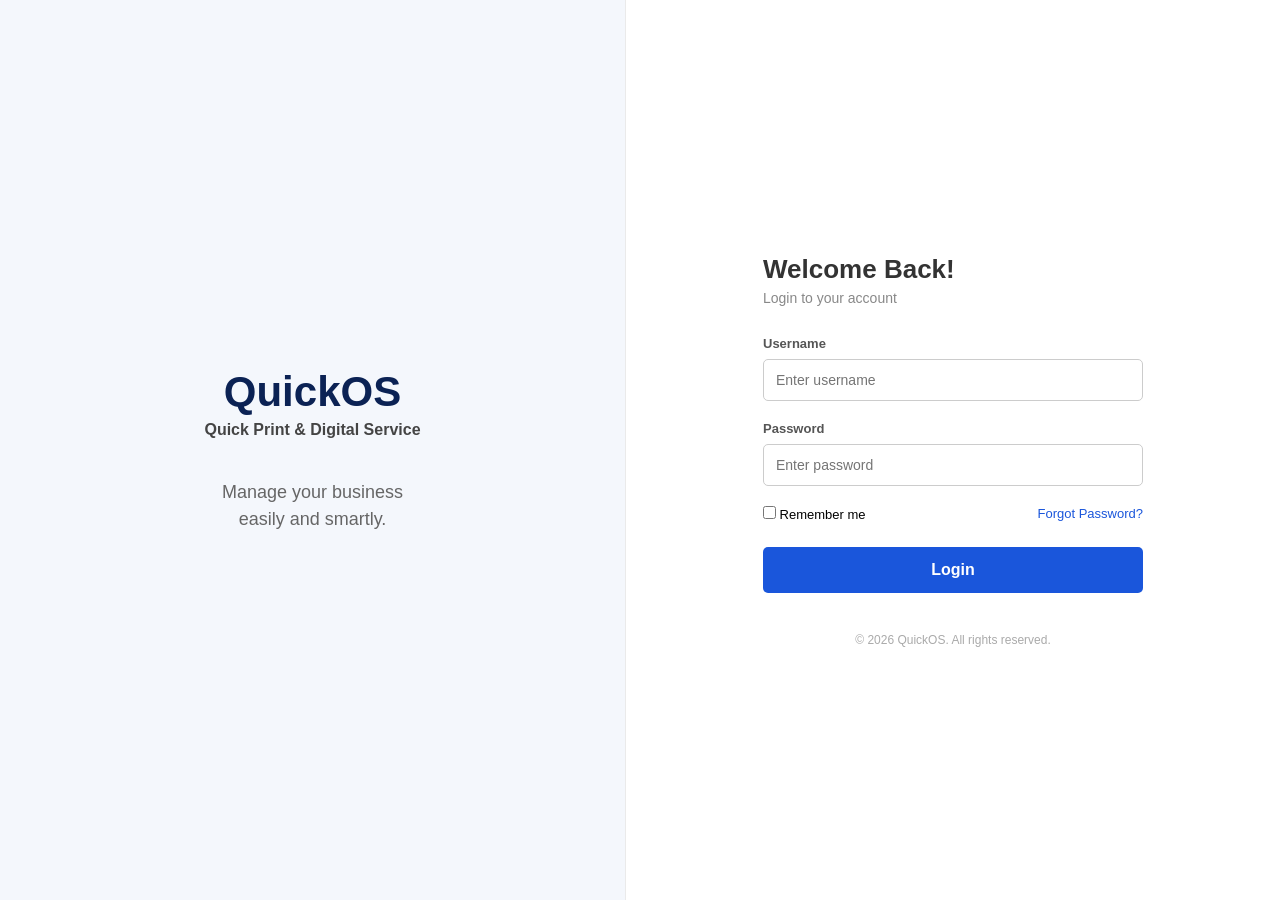
<file: index.html>
<!DOCTYPE html>
<html lang="en">
<head>
    <meta charset="UTF-8">
    <meta name="viewport" content="width=device-width, initial-scale=1.0">
    <title>QuickOS - Login</title>
    <!-- અહીં આપણે CSS ફાઈલને જોડી છે -->
    <link rel="stylesheet" href="style.css">
</head>
<body>

    <!-- ડાબી બાજુનો ભાગ -->
    <div class="left-panel">
        <h1>QuickOS</h1>
        <p class="subtitle">Quick Print & Digital Service</p>
        <p class="tagline">Manage your business<br>easily and smartly.</p>
    </div>

    <!-- જમણી બાજુનો ભાગ (લોગિન ફોર્મ) -->
    <div class="right-panel">
        <div class="login-box">
            <h2>Welcome Back!</h2>
            <p class="login-desc">Login to your account</p>
            
            <form id="loginForm">
                <div class="input-group">
                    <label>Username</label>
                    <input type="text" id="username" placeholder="Enter username" required>
                </div>
                
                <div class="input-group">
                    <label>Password</label>
                    <input type="password" id="password" placeholder="Enter password" required>
                </div>
                
                <div class="options">
                    <label><input type="checkbox"> Remember me</label>
                    <a href="#">Forgot Password?</a>
                </div>

              <button type="button" class="login-btn">Login</button>
            </form>
            
            <p class="copyright">© 2026 QuickOS. All rights reserved.</p>
        </div>
    </div>

    <!-- અહીં આપણે JavaScript ફાઈલને જોડી છે -->
        <script>
        document.querySelector(".login-btn").onclick = function() {
            let user = document.getElementById("username").value;
            let pass = document.getElementById("password").value;

            // જો પાસવર્ડ સાચો હશે, તો સીધું ડેશબોર્ડ ખુલશે
            if(user === "admin" && pass === "1234") {
                window.location.href = "dashboard.html"; 
            } else {
                alert("યુઝરનેમ અથવા પાસવર્ડ ખોટો છે! મહેરબાની કરીને ફરીથી પ્રયત્ન કરો.");
            }
        };
    </script>
</body>
</html>

</body>
</html>
</file>
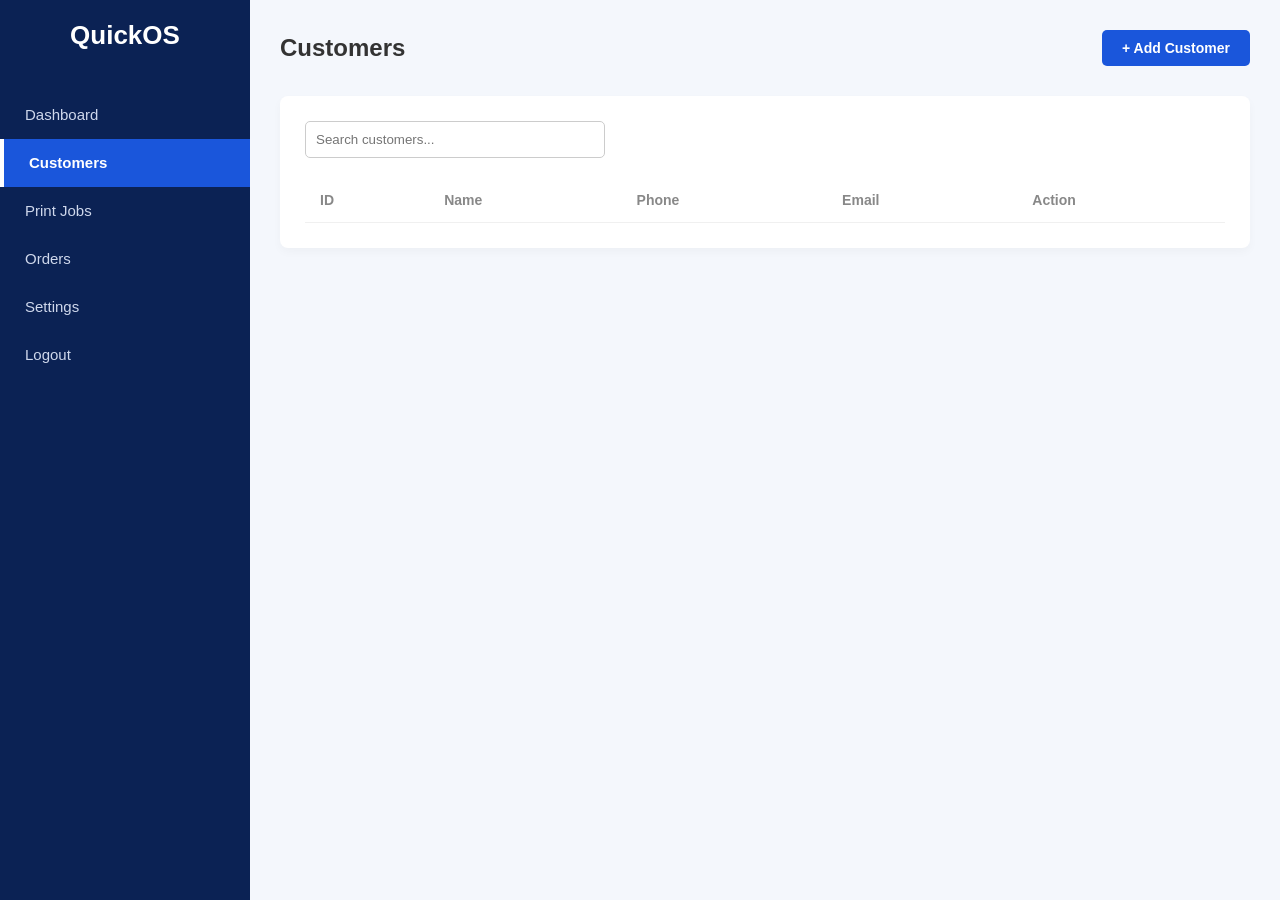
<file: customers.html>
<!DOCTYPE html>
<html lang="en">
<head>
    <meta charset="UTF-8">
    <meta name="viewport" content="width=device-width, initial-scale=1.0">
    <title>QuickOS - Customers</title>
    <link rel="stylesheet" href="style.css">
</head>
<body class="dashboard-body">
    <script>if(localStorage.getItem("quickos_dark_mode") === "true") document.body.classList.add("dark-mode");</script>

    <!-- ડાબી બાજુનું મેનુ -->
    <div class="sidebar">
        <div class="logo">QuickOS</div>
        <ul class="nav-links">
            <li><a href="dashboard.html">Dashboard</a></li>
            <li class="active"><a href="customers.html">Customers</a></li>
            <li><a href="print-jobs.html">Print Jobs</a></li>
            <li><a href="orders.html">Orders</a></li>
            <li><a href="settings.html">Settings</a></li>
            <li><a href="index.html">Logout</a></li>
        </ul>
    </div>

    <!-- જમણી બાજુનો મેઈન ભાગ -->
    <div class="main-content">
        <div class="header">
            <h2>Customers</h2>
            <button class="add-btn" id="openModalBtn">+ Add Customer</button>
        </div>

        <div class="recent-orders">
            <div style="margin-bottom: 20px;">
                <input type="text" placeholder="Search customers..." style="padding: 10px; width: 300px; border: 1px solid #ccc; border-radius: 5px; outline: none;">
            </div>
            <table class="order-table">
                <thead>
                    <tr>
                        <th>ID</th>
                        <th>Name</th>
                        <th>Phone</th>
                        <th>Email</th>
                        <th>Action</th>
                    </tr>
                </thead>
                <!-- અહીં આપણે નવો id આપ્યો છે, જેથી જાવાસ્ક્રિપ્ટ ડેટા અહીં મૂકી શકે -->
                <tbody id="customerTableBody">
                    <!-- નવો ડેટા જાવાસ્ક્રિપ્ટ દ્વારા અહીં આપોઆપ આવશે -->
                </tbody>
            </table>
        </div>
    </div>

    <!-- Add Customer Modal (પોપ-અપ ફોર્મ) -->
    <div id="addCustomerModal" class="modal">
        <div class="modal-content">
            <span class="close-btn">&times;</span>
            <h3 style="margin-bottom: 20px;">Add New Customer</h3>
            <form>
                <div class="input-group">
                    <label>Customer Name</label>
                    <input type="text" id="custName" placeholder="Enter full name" style="width: 100%; padding: 10px; border: 1px solid #ccc; border-radius: 5px; margin-bottom: 15px; outline: none;">
                </div>
                <div class="input-group">
                    <label>Mobile Number</label>
                    <input type="text" id="custPhone" placeholder="Enter mobile number" style="width: 100%; padding: 10px; border: 1px solid #ccc; border-radius: 5px; margin-bottom: 15px; outline: none;">
                </div>
                <div class="input-group">
                    <label>Email Address</label>
                    <input type="email" id="custEmail" placeholder="Enter email" style="width: 100%; padding: 10px; border: 1px solid #ccc; border-radius: 5px; margin-bottom: 20px; outline: none;">
                </div>
                <button type="button" class="add-btn" id="saveCustomerBtn" style="width: 100%;">Save Customer</button>
            </form>
        </div>
    </div>

    <!-- પોપ-અપ અને ડેટા સેવ કરવાની સ્ક્રિપ્ટ (મગજ) -->
    <script>
        var modal = document.getElementById("addCustomerModal");
        var btn = document.getElementById("openModalBtn");
        var span = document.getElementsByClassName("close-btn")[0];

        // મોડલ ખોલવા/બંધ કરવા માટે
        btn.onclick = function() { modal.style.display = "flex"; }
        span.onclick = function() { modal.style.display = "none"; }

        // --- Local Storage જાદુ અહીંથી શરૂ થાય છે ---
        
        // ૧. ડેટાબેઝમાંથી જૂના ગ્રાહકો શોધો (જો હોય તો)
        let customers = JSON.parse(localStorage.getItem("quickos_customers")) || [];

        // ૨. ટેબલમાં ગ્રાહકોને બતાવવા માટેનું ફંક્શન
        function displayCustomers() {
            let tbody = document.getElementById("customerTableBody");
            tbody.innerHTML = ""; // પહેલા જૂનું સાફ કરો
            
            customers.forEach((cust, index) => {
                let row = `<tr>
                    <td>CUST-${1001 + index}</td>
                    <td>${cust.name}</td>
                    <td>${cust.phone}</td>
                    <td>${cust.email}</td>
                    <td>
                        <button class="action-btn delete" onclick="deleteCustomer(${index})">Delete</button>
                    </td>
                </tr>`;
                tbody.innerHTML += row; // નવો ડેટા ઉમેરો
            });
        }

        // ૩. Save બટન દબાવવા પર નવો ગ્રાહક સેવ કરવાનું ફંક્શન
        document.getElementById("saveCustomerBtn").onclick = function() {
            let name = document.getElementById("custName").value;
            let phone = document.getElementById("custPhone").value;
            let email = document.getElementById("custEmail").value;

            if(name === "" || phone === "") {
                alert("Please enter Name and Phone!"); // ચેતવણી આપો
                return;
            }

            // ગ્રાહકને લિસ્ટમાં ઉમેરો
            customers.push({name: name, phone: phone, email: email});
            
            // બ્રાઉઝરની મેમરીમાં કાયમ માટે સેવ કરો
            localStorage.setItem("quickos_customers", JSON.stringify(customers));
            
            // ફોર્મ ખાલી કરો અને પોપ-અપ બંધ કરો
            document.getElementById("custName").value = "";
            document.getElementById("custPhone").value = "";
            document.getElementById("custEmail").value = "";
            modal.style.display = "none";
            
            displayCustomers(); // ટેબલ અપડેટ કરો
        };

        // ૪. Delete બટન દબાવવા પર ગ્રાહકને કાઢવાનું ફંક્શન
        function deleteCustomer(index) {
            customers.splice(index, 1);
            localStorage.setItem("quickos_customers", JSON.stringify(customers));
            displayCustomers();
        }

        // પેજ ખુલે ત્યારે તરત જ ડેટા બતાવો
        displayCustomers();
    </script>
</body>
</html>
</file>
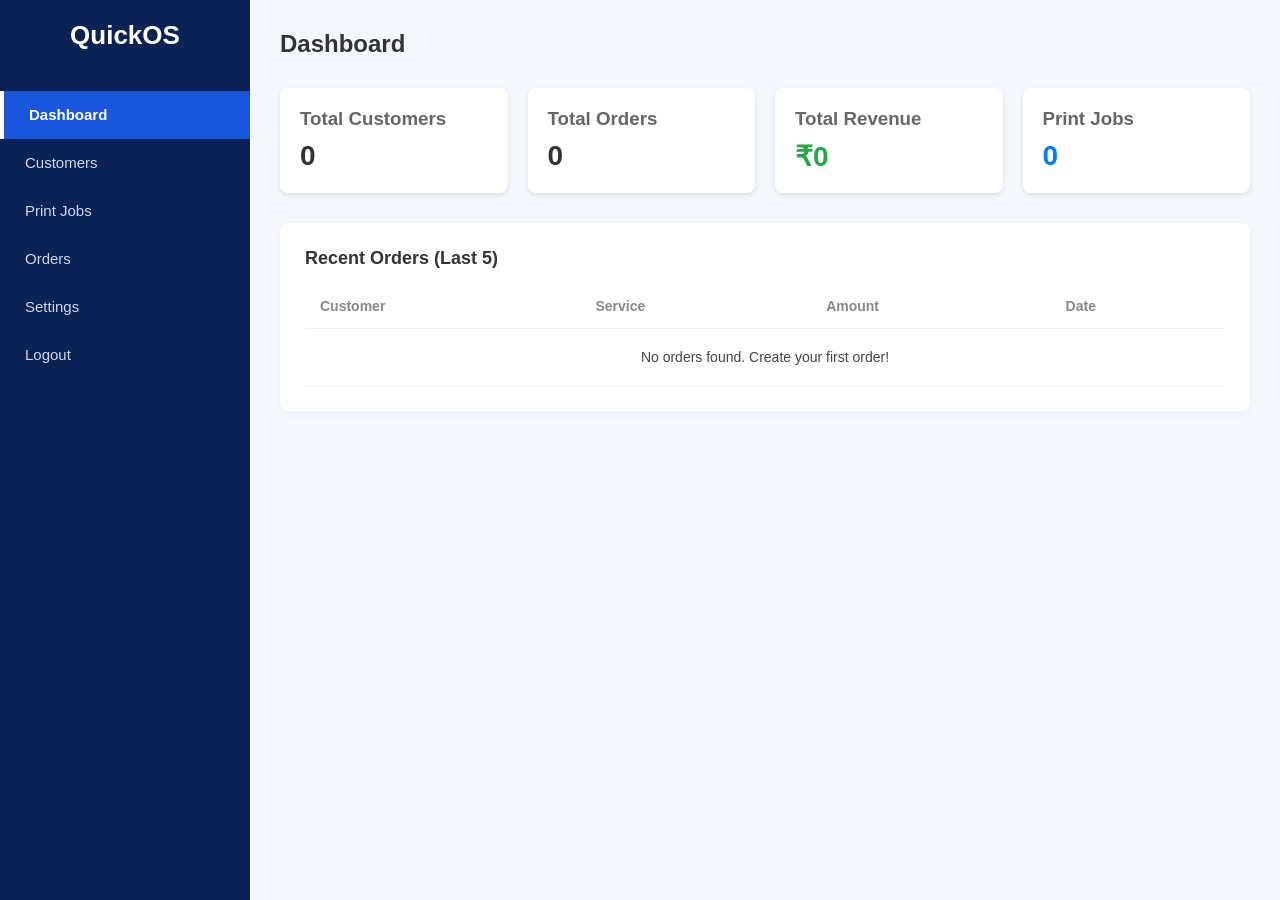
<file: dashboard.html>
<!DOCTYPE html>
<html lang="en">
<head>
    <meta charset="UTF-8">
    <meta name="viewport" content="width=device-width, initial-scale=1.0">
    <title>QuickOS - Dashboard</title>
    <link rel="stylesheet" href="style.css">
</head>
<body class="dashboard-body">
    <script>if(localStorage.getItem("quickos_dark_mode") === "true") document.body.classList.add("dark-mode");</script>

    <!-- ડાબી બાજુનું મેનુ -->
    <div class="sidebar">
        <div class="logo">QuickOS</div>
        <ul class="nav-links">
            <li class="active"><a href="dashboard.html">Dashboard</a></li>
            <li><a href="customers.html">Customers</a></li>
            <li><a href="print-jobs.html">Print Jobs</a></li>
            <li><a href="orders.html">Orders</a></li>
            <li><a href="settings.html">Settings</a></li>
            <li><a href="index.html">Logout</a></li>
        </ul>
    </div>

    <!-- જમણી બાજુનો મેઈન ભાગ -->
    <div class="main-content">
        <div class="header">
            <h2>Dashboard</h2>
        </div>

        <!-- સ્માર્ટ આંકડાઓ (Live Stats) -->
        <div style="display: flex; gap: 20px; margin-bottom: 30px;">
            <div style="background: white; padding: 20px; border-radius: 8px; flex: 1; box-shadow: 0 2px 5px rgba(0,0,0,0.1);">
                <h3 style="color: #666; margin-bottom: 10px;">Total Customers</h3>
                <h2 id="dashTotalCustomers" style="font-size: 28px; color: #333;">0</h2>
            </div>
            <div style="background: white; padding: 20px; border-radius: 8px; flex: 1; box-shadow: 0 2px 5px rgba(0,0,0,0.1);">
                <h3 style="color: #666; margin-bottom: 10px;">Total Orders</h3>
                <h2 id="dashTotalOrders" style="font-size: 28px; color: #333;">0</h2>
            </div>
            <div style="background: white; padding: 20px; border-radius: 8px; flex: 1; box-shadow: 0 2px 5px rgba(0,0,0,0.1);">
                <h3 style="color: #666; margin-bottom: 10px;">Total Revenue</h3>
                <h2 id="dashTotalRevenue" style="font-size: 28px; color: #28a745;">₹0</h2>
            </div>
            <div style="background: white; padding: 20px; border-radius: 8px; flex: 1; box-shadow: 0 2px 5px rgba(0,0,0,0.1);">
                <h3 style="color: #666; margin-bottom: 10px;">Print Jobs</h3>
                <h2 id="dashTotalJobs" style="font-size: 28px; color: #007bff;">0</h2>
            </div>
        </div>

        <!-- તાજેતરના ઓર્ડર્સ (Recent Orders) -->
        <div class="recent-orders">
            <h3 style="margin-bottom: 15px;">Recent Orders (Last 5)</h3>
            <table class="order-table">
                <thead>
                    <tr>
                        <th>Customer</th>
                        <th>Service</th>
                        <th>Amount</th>
                        <th>Date</th>
                    </tr>
                </thead>
                <tbody id="dashRecentOrders">
                    <!-- ડેટા જાવાસ્ક્રિપ્ટથી આવશે -->
                </tbody>
            </table>
        </div>
    </div>

    <!-- ડેશબોર્ડને લાઈવ બનાવવાની સ્ક્રિપ્ટ -->
    <script>
        // ૧. ડેટાબેઝમાંથી બધો ડેટા ખેંચી લાવો
        let customers = JSON.parse(localStorage.getItem("quickos_customers")) || [];
        let orders = JSON.parse(localStorage.getItem("quickos_orders")) || [];
        let printJobs = JSON.parse(localStorage.getItem("quickos_print_jobs")) || [];

        // ૨. ગણતરી કરીને આંકડાઓને અપડેટ કરો
        document.getElementById("dashTotalCustomers").innerText = customers.length;
        document.getElementById("dashTotalOrders").innerText = orders.length;
        document.getElementById("dashTotalJobs").innerText = printJobs.length;

        // આવક (Revenue) નો સરવાળો કરો
        let totalRevenue = 0;
        orders.forEach(order => {
            totalRevenue += Number(order.amount);
        });
        document.getElementById("dashTotalRevenue").innerText = "₹" + totalRevenue;

        // ૩. તાજેતરના ૫ ઓર્ડર નીચેના ટેબલમાં બતાવો
        let tbody = document.getElementById("dashRecentOrders");
        tbody.innerHTML = ""; 
        
        // છેલ્લેથી ઓર્ડર બતાવવા માટે રિવર્સ કરીએ અને ફક્ત ૫ જ લઈએ
        let recentOrders = orders.slice().reverse().slice(0, 5);

        if(recentOrders.length === 0) {
            tbody.innerHTML = "<tr><td colspan='4' style='text-align:center; padding: 20px;'>No orders found. Create your first order!</td></tr>";
        } else {
            recentOrders.forEach((ord) => {
                let row = `<tr>
                    <td><strong>${ord.customer}</strong></td>
                    <td>${ord.service}</td>
                    <td style="color: #28a745; font-weight: bold;">₹${ord.amount}</td>
                    <td>${ord.date}</td>
                </tr>`;
                tbody.innerHTML += row; 
            });
        }
    </script>
</body>
</html>
</file>
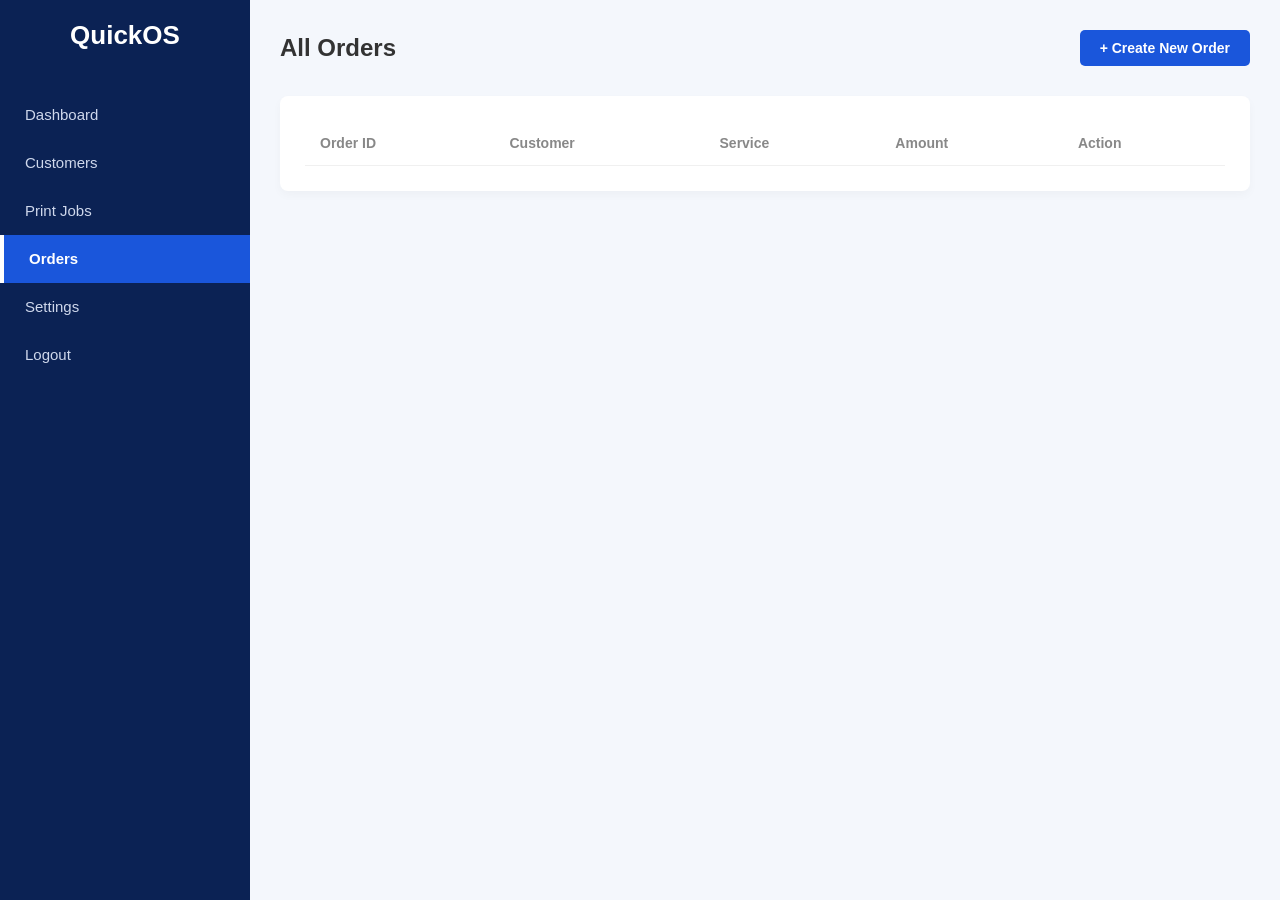
<file: orders.html>
<!DOCTYPE html>
<html lang="en">
<head>
    <meta charset="UTF-8">
    <meta name="viewport" content="width=device-width, initial-scale=1.0">
    <title>QuickOS - Orders</title>
    <link rel="stylesheet" href="style.css">
</head>
<body class="dashboard-body">
    <script>if(localStorage.getItem("quickos_dark_mode") === "true") document.body.classList.add("dark-mode");</script>

    <div class="sidebar">
        <div class="logo">QuickOS</div>
        <ul class="nav-links">
            <li><a href="dashboard.html">Dashboard</a></li>
            <li><a href="customers.html">Customers</a></li>
            <li><a href="print-jobs.html">Print Jobs</a></li>
            <li class="active"><a href="orders.html">Orders</a></li>
            <li><a href="settings.html">Settings</a></li>
            <li><a href="index.html">Logout</a></li>
        </ul>
    </div>

    <div class="main-content">
        <div class="header">
            <h2>All Orders</h2>
            <button class="add-btn" id="openOrderModalBtn">+ Create New Order</button>
        </div>

        <div class="recent-orders">
            <table class="order-table">
                <thead>
                    <tr>
                        <th>Order ID</th>
                        <th>Customer</th>
                        <th>Service</th>
                        <th>Amount</th>
                        <th>Action</th>
                    </tr>
                </thead>
                <tbody id="orderTableBody">
                </tbody>
            </table>
        </div>
    </div>

    <div id="addOrderModal" class="modal">
        <div class="modal-content">
            <span class="close-btn">&times;</span>
            <h3>Create New Order</h3>
            <form>
                <div class="input-group">
                    <label>Customer Name</label>
                    <input type="text" id="orderCustomer" style="width: 100%; padding: 10px; margin-bottom: 15px;">
                </div>
                <div class="input-group">
                    <label>Service Type</label>
                    <input type="text" id="orderService" style="width: 100%; padding: 10px; margin-bottom: 15px;">
                </div>
                <div class="input-group">
                    <label>Amount (₹)</label>
                    <input type="number" id="orderAmount" style="width: 100%; padding: 10px; margin-bottom: 20px;">
                </div>
                <button type="button" class="add-btn" id="saveOrderBtn" style="width: 100%;">Save Order</button>
            </form>
        </div>
    </div>

    <script>
        var orderModal = document.getElementById("addOrderModal");
        document.getElementById("openOrderModalBtn").onclick = function() { orderModal.style.display = "flex"; }
        document.getElementsByClassName("close-btn")[0].onclick = function() { orderModal.style.display = "none"; }

        let orders = JSON.parse(localStorage.getItem("quickos_orders")) || [];

        function displayOrders() {
            let tbody = document.getElementById("orderTableBody");
            tbody.innerHTML = ""; 
            
            orders.forEach((ord, index) => {
                let row = `<tr>
                    <td>ORD-${1001 + index}</td>
                    <td>${ord.customer}</td>
                    <td>${ord.service}</td>
                    <td>₹${ord.amount}</td>
                    <td>
                        <button class="action-btn" style="background:#007bff; color:white; margin-right:5px;" onclick="printBill('ORD-${1001+index}', '${ord.customer}', '${ord.service}', '${ord.amount}')">Print Bill</button>
                        <button class="action-btn delete" onclick="deleteOrder(${index})">Delete</button>
                    </td>
                </tr>`;
                tbody.innerHTML += row; 
            });
        }

        function printBill(id, customer, service, amount) {
            let printWindow = window.open('', '', 'height=600,width=800');
            printWindow.document.write('<h2>Visuals by Hitu</h2><p>Order ID: ' + id + '</p><p>Customer: ' + customer + '</p><p>Service: ' + service + '</p><h3>Total: Rs. ' + amount + '</h3>');
            printWindow.document.close();
            printWindow.print();
        }

        document.getElementById("saveOrderBtn").onclick = function() {
            let customer = document.getElementById("orderCustomer").value;
            let service = document.getElementById("orderService").value;
            let amount = document.getElementById("orderAmount").value;
            if(customer === "" || amount === "") return alert("Enter details!");
            
            orders.push({customer: customer, service: service, amount: amount});
            localStorage.setItem("quickos_orders", JSON.stringify(orders));
            orderModal.style.display = "none";
            displayOrders(); 
        };

        function deleteOrder(index) {
            orders.splice(index, 1);
            localStorage.setItem("quickos_orders", JSON.stringify(orders));
            displayOrders();
        }

        displayOrders();
    </script>
</body>
</html>
</file>
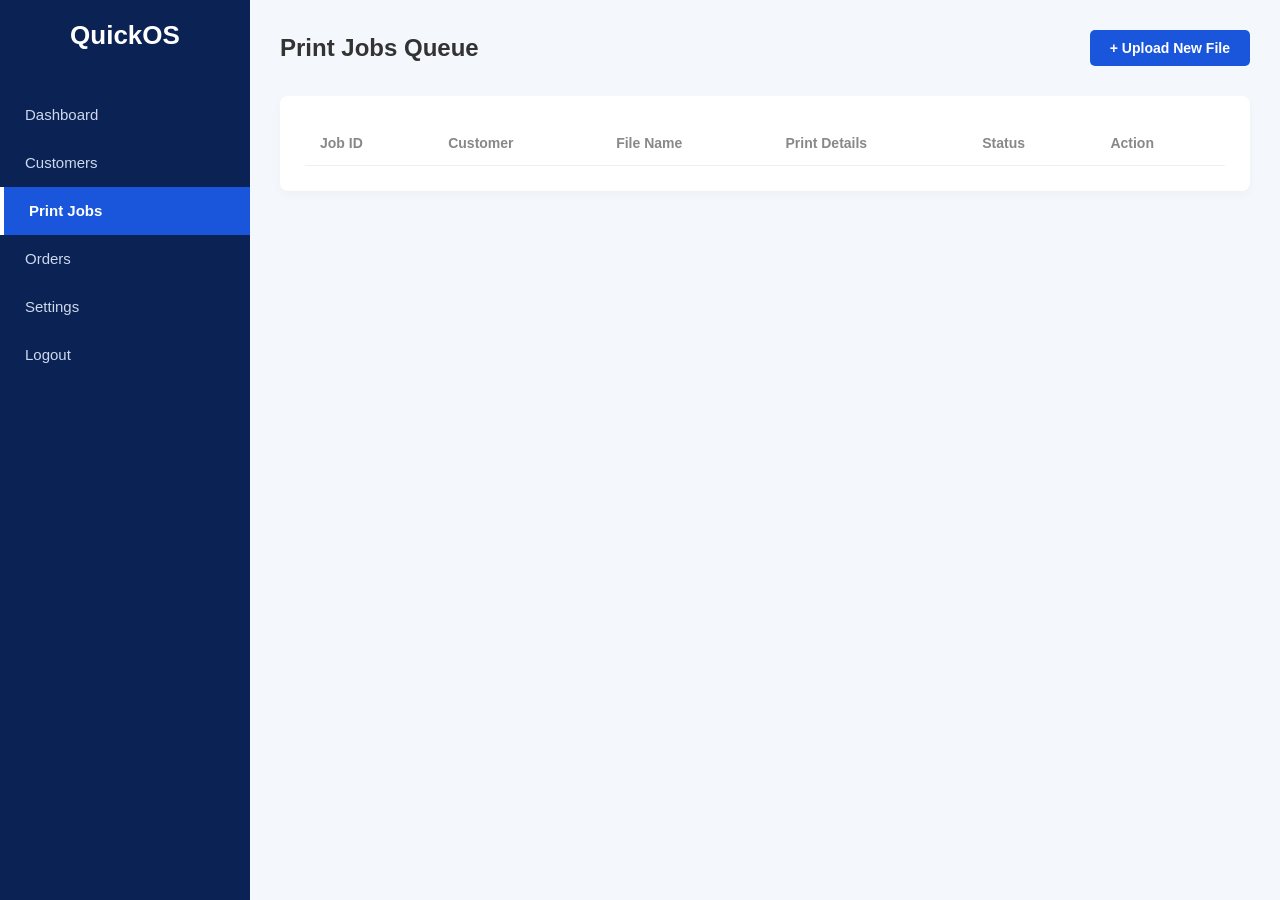
<file: print-jobs.html>
<!DOCTYPE html>
<html lang="en">
<head>
    <meta charset="UTF-8">
    <meta name="viewport" content="width=device-width, initial-scale=1.0">
    <title>QuickOS - Print Jobs</title>
    <link rel="stylesheet" href="style.css">
</head>
<body class="dashboard-body">
    <script>if(localStorage.getItem("quickos_dark_mode") === "true") document.body.classList.add("dark-mode");</script>

    <!-- ડાબી બાજુનું મેનુ -->
    <div class="sidebar">
        <div class="logo">QuickOS</div>
        <ul class="nav-links">
            <li><a href="dashboard.html">Dashboard</a></li>
            <li><a href="customers.html">Customers</a></li>
            <li class="active"><a href="print-jobs.html">Print Jobs</a></li>
            <li><a href="orders.html">Orders</a></li>
            <li><a href="settings.html">Settings</a></li>
            <li><a href="index.html">Logout</a></li>
        </ul>
    </div>

    <!-- જમણી બાજુનો મેઈન ભાગ -->
    <div class="main-content">
        <div class="header">
            <h2>Print Jobs Queue</h2>
            <button class="add-btn" id="openUploadModalBtn">+ Upload New File</button>
        </div>

        <div class="recent-orders">
            <table class="order-table">
                <thead>
                    <tr>
                        <th>Job ID</th>
                        <th>Customer</th>
                        <th>File Name</th>
                        <th>Print Details</th>
                        <th>Status</th>
                        <th>Action</th>
                    </tr>
                </thead>
                <!-- અહીં નવો ડેટા આવશે -->
                <tbody id="printJobTableBody">
                </tbody>
            </table>
        </div>
    </div>

    <!-- Upload File Modal -->
    <div id="uploadModal" class="modal">
        <div class="modal-content">
            <span class="close-btn">&times;</span>
            <h3 style="margin-bottom: 20px;">Upload File for Print</h3>
            <form>
                <div class="input-group">
                    <label>Customer Name</label>
                    <input type="text" id="printCustomer" placeholder="Enter customer name" style="width: 100%; padding: 10px; border: 1px solid #ccc; border-radius: 5px; margin-bottom: 15px; outline: none;">
                </div>
                <div class="input-group">
                    <label>Select File (PDF, JPG, PNG)</label>
                    <input type="file" id="printFile" style="width: 100%; padding: 10px; border: 1px solid #ccc; border-radius: 5px; margin-bottom: 15px; outline: none;">
                </div>
                <div class="input-group">
                    <label>Print Details (e.g. Color A4, 5 Copies)</label>
                    <input type="text" id="printDetails" placeholder="Enter print instructions" style="width: 100%; padding: 10px; border: 1px solid #ccc; border-radius: 5px; margin-bottom: 20px; outline: none;">
                </div>
                <button type="button" class="add-btn" id="savePrintJobBtn" style="width: 100%;">Add to Print Queue</button>
            </form>
        </div>
    </div>

    <!-- પ્રિન્ટ જોબ સેવ કરવાની સ્ક્રિપ્ટ (Local Storage) -->
    <script>
        var uploadModal = document.getElementById("uploadModal");
        var uploadBtn = document.getElementById("openUploadModalBtn");
        var closeUploadSpan = document.getElementsByClassName("close-btn")[0];

        uploadBtn.onclick = function() { uploadModal.style.display = "flex"; }
        closeUploadSpan.onclick = function() { uploadModal.style.display = "none"; }

        // ૧. ડેટાબેઝમાંથી જૂના પ્રિન્ટ જોબ્સ શોધો 
        let printJobs = JSON.parse(localStorage.getItem("quickos_print_jobs")) || [];

        // ૨. ટેબલમાં પ્રિન્ટ જોબ્સ બતાવવાનું ફંક્શન
        function displayPrintJobs() {
            let tbody = document.getElementById("printJobTableBody");
            tbody.innerHTML = ""; 
            
            printJobs.forEach((job, index) => {
                let row = `<tr>
                    <td>PRT-${1001 + index}</td>
                    <td>${job.customer}</td>
                    <td><strong>${job.fileName}</strong></td>
                    <td>${job.details}</td>
                    <td><span class="status pending">Waiting</span></td>
                    <td>
                        <button class="action-btn delete" onclick="deletePrintJob(${index})">Done / Remove</button>
                    </td>
                </tr>`;
                tbody.innerHTML += row; 
            });
        }

        // ૩. નવી ફાઈલ સેવ કરવાનું ફંક્શન
        document.getElementById("savePrintJobBtn").onclick = function() {
            let customer = document.getElementById("printCustomer").value;
            let fileInput = document.getElementById("printFile");
            let details = document.getElementById("printDetails").value;

            // ચેક કરો કે ગ્રાહકનું નામ અને ફાઈલ સિલેક્ટ કરી છે કે નહીં
            if(customer === "" || fileInput.files.length === 0 || details === "") {
                alert("Please fill all details and select a file!"); 
                return;
            }

            // સિલેક્ટ કરેલી ફાઈલનું અસલી નામ કાઢો
            let actualFileName = fileInput.files[0].name;

            // લિસ્ટમાં ઉમેરો
            printJobs.push({
                customer: customer, 
                fileName: actualFileName, 
                details: details
            });
            
            // બ્રાઉઝરની મેમરીમાં સેવ કરો
            localStorage.setItem("quickos_print_jobs", JSON.stringify(printJobs));
            
            // ફોર્મ ખાલી કરો
            document.getElementById("printCustomer").value = "";
            document.getElementById("printFile").value = "";
            document.getElementById("printDetails").value = "";
            uploadModal.style.display = "none";
            
            displayPrintJobs(); 
        };

        // ૪. પ્રિન્ટ જોબ કાઢવાનું ફંક્શન
        function deletePrintJob(index) {
            printJobs.splice(index, 1);
            localStorage.setItem("quickos_print_jobs", JSON.stringify(printJobs));
            displayPrintJobs();
        }

        // પેજ ખુલે એટલે પ્રિન્ટ જોબ્સ બતાવો
        displayPrintJobs();
    </script>
</body>
</html>
</file>
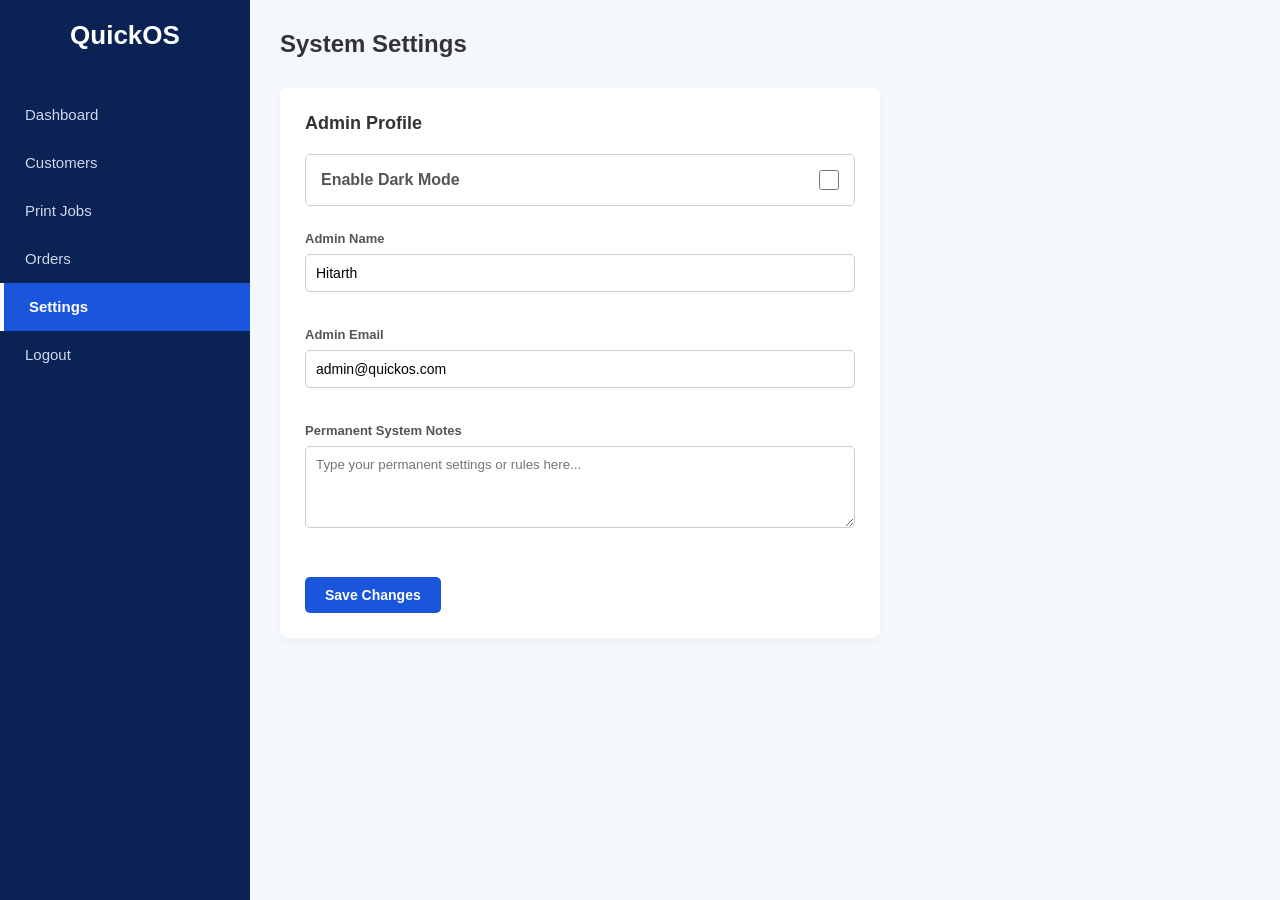
<file: settings.html>
<!DOCTYPE html>
<html lang="en">
<head>
    <meta charset="UTF-8">
    <meta name="viewport" content="width=device-width, initial-scale=1.0">
    <title>QuickOS - Settings</title>
    <link rel="stylesheet" href="style.css">
</head>
<body class="dashboard-body">

    <div class="sidebar">
        <div class="logo">QuickOS</div>
        <ul class="nav-links">
            <li><a href="dashboard.html">Dashboard</a></li>
            <li><a href="customers.html">Customers</a></li>
            <li><a href="print-jobs.html">Print Jobs</a></li>
            <li><a href="orders.html">Orders</a></li>
            <li class="active"><a href="settings.html">Settings</a></li>
            <li><a href="index.html">Logout</a></li>
        </ul>
    </div>

    <div class="main-content">
        <div class="header">
            <h2>System Settings</h2>
        </div>

        <div class="recent-orders" style="max-width: 600px;">
            <h3 style="margin-bottom: 20px;">Admin Profile</h3>
            
            <!-- ડાર્ક મોડનું નવું કાયમી બટન -->
            <div class="input-group" style="display: flex; align-items: center; justify-content: space-between; padding: 15px; border: 1px solid #ccc; border-radius: 5px; margin-bottom: 25px;">
                <label style="margin: 0; font-weight: bold; font-size: 16px;">Enable Dark Mode</label>
                <input type="checkbox" id="darkModeToggle" style="width: 20px; height: 20px; cursor: pointer;">
            </div>
            
            <form>
                <div class="input-group">
                    <label>Admin Name</label>
                    <input type="text" id="adminName" value="Hitarth" style="width: 100%; padding: 10px; border: 1px solid #ccc; border-radius: 5px; margin-bottom: 15px; outline: none;">
                </div>
                
                <div class="input-group">
                    <label>Admin Email</label>
                    <input type="email" id="adminEmail" value="admin@quickos.com" style="width: 100%; padding: 10px; border: 1px solid #ccc; border-radius: 5px; margin-bottom: 15px; outline: none;">
                </div>
                
                <div class="input-group">
                    <label>Permanent System Notes</label>
                    <textarea id="systemNotes" rows="4" style="width: 100%; padding: 10px; border: 1px solid #ccc; border-radius: 5px; margin-bottom: 25px; outline: none; font-family: inherit;" placeholder="Type your permanent settings or rules here..."></textarea>
                </div>

                <button class="add-btn" type="button" id="saveSettingsBtn">Save Changes</button>
            </form>
        </div>
    </div>

    <script>
        window.onload = function() {
            let savedNotes = localStorage.getItem("quickos_notes");
            let savedName = localStorage.getItem("quickos_admin_name");
            let isDarkMode = localStorage.getItem("quickos_dark_mode") === "true";

            if(savedNotes) document.getElementById("systemNotes").value = savedNotes;
            if(savedName) document.getElementById("adminName").value = savedName;
            
            // જો અગાઉથી ડાર્ક મોડ સેવ હોય તો ચાલુ રાખો
            let darkToggle = document.getElementById("darkModeToggle");
            darkToggle.checked = isDarkMode;
            if(isDarkMode) document.body.classList.add("dark-mode");

            // સ્વિચ ઓન/ઓફ કરવા પર
            darkToggle.onchange = function() {
                if(this.checked) {
                    document.body.classList.add("dark-mode");
                    localStorage.setItem("quickos_dark_mode", "true");
                } else {
                    document.body.classList.remove("dark-mode");
                    localStorage.setItem("quickos_dark_mode", "false");
                }
            };
        };

        document.getElementById("saveSettingsBtn").onclick = function() {
            let notes = document.getElementById("systemNotes").value;
            let name = document.getElementById("adminName").value;
            
            localStorage.setItem("quickos_notes", notes);
            localStorage.setItem("quickos_admin_name", name);
            
            alert("તમારું સેટિંગ અને નોંધ કાયમ માટે સેવ થઈ ગયા છે!"); 
        };
    </script>
</body>
</html>
</file>
<file: style.css>
* {
    margin: 0;
    padding: 0;
    box-sizing: border-box;
    font-family: 'Segoe UI', Tahoma, Geneva, Verdana, sans-serif;
}

body {
    display: flex;
    height: 100vh;
    background-color: #ffffff;
}

/* ડાબી બાજુની ડિઝાઇન */
.left-panel {
    flex: 1;
    background-color: #f4f7fc;
    display: flex;
    flex-direction: column;
    justify-content: center;
    align-items: center;
    text-align: center;
    padding: 40px;
    border-right: 1px solid #eaeaea;
}

.left-panel h1 {
    color: #0b2254;
    font-size: 42px;
    margin-bottom: 5px;
}

.subtitle {
    color: #444;
    font-size: 16px;
    font-weight: bold;
    margin-bottom: 40px;
}

.tagline {
    color: #666;
    font-size: 18px;
    line-height: 1.5;
}

/* જમણી બાજુની ડિઝાઇન */
.right-panel {
    flex: 1.2;
    display: flex;
    justify-content: center;
    align-items: center;
    background-color: #ffffff;
}

.login-box {
    width: 380px;
}

.login-box h2 {
    font-size: 26px;
    color: #333;
    margin-bottom: 5px;
}

.login-desc {
    color: #888;
    font-size: 14px;
    margin-bottom: 30px;
}

.input-group {
    margin-bottom: 20px;
}

.input-group label {
    display: block;
    font-size: 13px;
    color: #555;
    margin-bottom: 8px;
    font-weight: bold;
}

.input-group input {
    width: 100%;
    padding: 12px;
    border: 1px solid #ccc;
    border-radius: 5px;
    font-size: 14px;
    outline: none;
}

.input-group input:focus {
    border-color: #1a56db;
}

.options {
    display: flex;
    justify-content: space-between;
    align-items: center;
    font-size: 13px;
    margin-bottom: 25px;
}

.options a {
    color: #1a56db;
    text-decoration: none;
}

.login-btn {
    width: 100%;
    background-color: #1a56db;
    color: white;
    padding: 14px;
    border: none;
    border-radius: 5px;
    font-size: 16px;
    font-weight: bold;
    cursor: pointer;
}

.login-btn:hover {
    background-color: #1342a8;
}

.copyright {
    text-align: center;
    color: #aaa;
    font-size: 12px;
    margin-top: 40px;
}

/* ===============================
   Dashboard Styles (ડેશબોર્ડની ડિઝાઇન)
   =============================== */

.dashboard-body {
    display: flex;
    background-color: #f4f7fc;
    height: 100vh;
}

/* ડાબી બાજુનું બ્લુ મેનુ */
.sidebar {
    width: 250px;
    background-color: #0b2254;
    color: white;
    padding: 20px 0;
    display: flex;
    flex-direction: column;
}

.sidebar .logo {
    font-size: 26px;
    font-weight: bold;
    text-align: center;
    margin-bottom: 40px;
}

.nav-links {
    list-style: none;
}

.nav-links li {
    padding: 15px 25px;
}

.nav-links li.active {
    background-color: #1a56db;
    border-left: 4px solid #ffffff;
}

.nav-links li a {
    color: #cfd8ec;
    text-decoration: none;
    font-size: 15px;
}

.nav-links li.active a {
    color: white;
    font-weight: bold;
}

/* જમણી બાજુનો ભાગ */
.main-content {
    flex: 1;
    padding: 30px;
    overflow-y: auto;
}

.header {
    display: flex;
    justify-content: space-between;
    align-items: center;
    margin-bottom: 30px;
}

.header h2 {
    color: #333;
}

.user-info {
    font-weight: bold;
    color: #1a56db;
    background: white;
    padding: 8px 15px;
    border-radius: 5px;
    box-shadow: 0px 2px 5px rgba(0,0,0,0.05);
}

/* 3 આંકડા વાળા બોક્સ */
.stats-container {
    display: flex;
    gap: 20px;
}

.stat-card {
    background: white;
    padding: 25px;
    border-radius: 8px;
    flex: 1;
    box-shadow: 0px 4px 10px rgba(0,0,0,0.03);
    border-left: 5px solid #1a56db;
}

.stat-card h3 {
    color: #888;
    font-size: 14px;
    margin-bottom: 10px;
}

.stat-card h2 {
    color: #222;
    font-size: 28px;
}
/* ===============================
   Recent Orders Table (ઓર્ડર ટેબલની ડિઝાઇન)
   =============================== */

.recent-orders {
    margin-top: 30px;
    background: white;
    padding: 25px;
    border-radius: 8px;
    box-shadow: 0px 4px 10px rgba(0,0,0,0.03);
}

.recent-orders h3 {
    margin-bottom: 20px;
    color: #333;
    font-size: 18px;
}

.order-table {
    width: 100%;
    border-collapse: collapse;
}

.order-table th, .order-table td {
    padding: 14px 15px;
    text-align: left;
    border-bottom: 1px solid #f0f0f0;
}

.order-table th {
    color: #888;
    font-size: 14px;
    font-weight: bold;
}

.order-table td {
    color: #444;
    font-size: 14px;
}

/* સ્ટેટસ (Status) બટનની ડિઝાઇન */
.status {
    padding: 6px 12px;
    border-radius: 20px;
    font-size: 12px;
    font-weight: bold;
}

.status.completed {
    background-color: #d4edda;
    color: #155724;
}

.status.pending {
    background-color: #fff3cd;
    color: #856404;
}
/* ===============================
   Customers Page Buttons (ગ્રાહક પેજના બટન)
   =============================== */

.add-btn {
    background-color: #1a56db;
    color: white;
    border: none;
    padding: 10px 20px;
    border-radius: 5px;
    cursor: pointer;
    font-weight: bold;
    font-size: 14px;
}

.add-btn:hover {
    background-color: #1342a8;
}

.action-btn {
    border: none;
    padding: 6px 12px;
    border-radius: 4px;
    cursor: pointer;
    color: white;
    font-size: 12px;
    margin-right: 5px;
    font-weight: bold;
}

.action-btn.edit {
    background-color: #1a56db; /* બ્લુ કલર */
}

.action-btn.delete {
    background-color: #dc3545; /* લાલ કલર */
}
/* ===============================
   Modal (Pop-up) Styles
   =============================== */

.modal {
    display: none; /* શરૂઆતમાં છુપાયેલું રહેશે */
    position: fixed;
    z-index: 100;
    left: 0;
    top: 0;
    width: 100%;
    height: 100%;
    background-color: rgba(0,0,0,0.6); /* પાછળનો ભાગ ઝાંખો કાળો કરશે */
    justify-content: center;
    align-items: center;
}

.modal-content {
    background-color: white;
    padding: 30px;
    border-radius: 8px;
    width: 400px;
    position: relative;
    box-shadow: 0px 5px 15px rgba(0,0,0,0.3);
}

.close-btn {
    position: absolute;
    right: 20px;
    top: 20px;
    font-size: 24px;
    font-weight: bold;
    cursor: pointer;
    color: #888;
}

.close-btn:hover {
    color: #dc3545; /* માઉસ લઈ જતાં લાલ થશે */
}
/* --- Dark Mode Magic --- */
body.dark-mode {
    background-color: #121212;
    color: #e0e0e0;
}
body.dark-mode .sidebar {
    background-color: #1a1a1a;
}
body.dark-mode .main-content {
    background-color: #121212;
}
body.dark-mode .header h2, 
body.dark-mode h3, 
body.dark-mode label {
    color: #e0e0e0 !important;
}
body.dark-mode .recent-orders, 
body.dark-mode .modal-content,
body.dark-mode div[style*="background: white"] {
    background-color: #1e1e1e !important;
    border: 1px solid #333;
    box-shadow: none !important;
}
body.dark-mode input, 
body.dark-mode select, 
body.dark-mode textarea {
    background-color: #333 !important;
    color: #fff !important;
    border: 1px solid #555 !important;
}
body.dark-mode table th {
    background-color: #2c2c2c;
    color: #fff;
    border-bottom: 1px solid #444;
}
body.dark-mode table td {
    border-bottom: 1px solid #333;
    color: #ccc;
}
</file>
